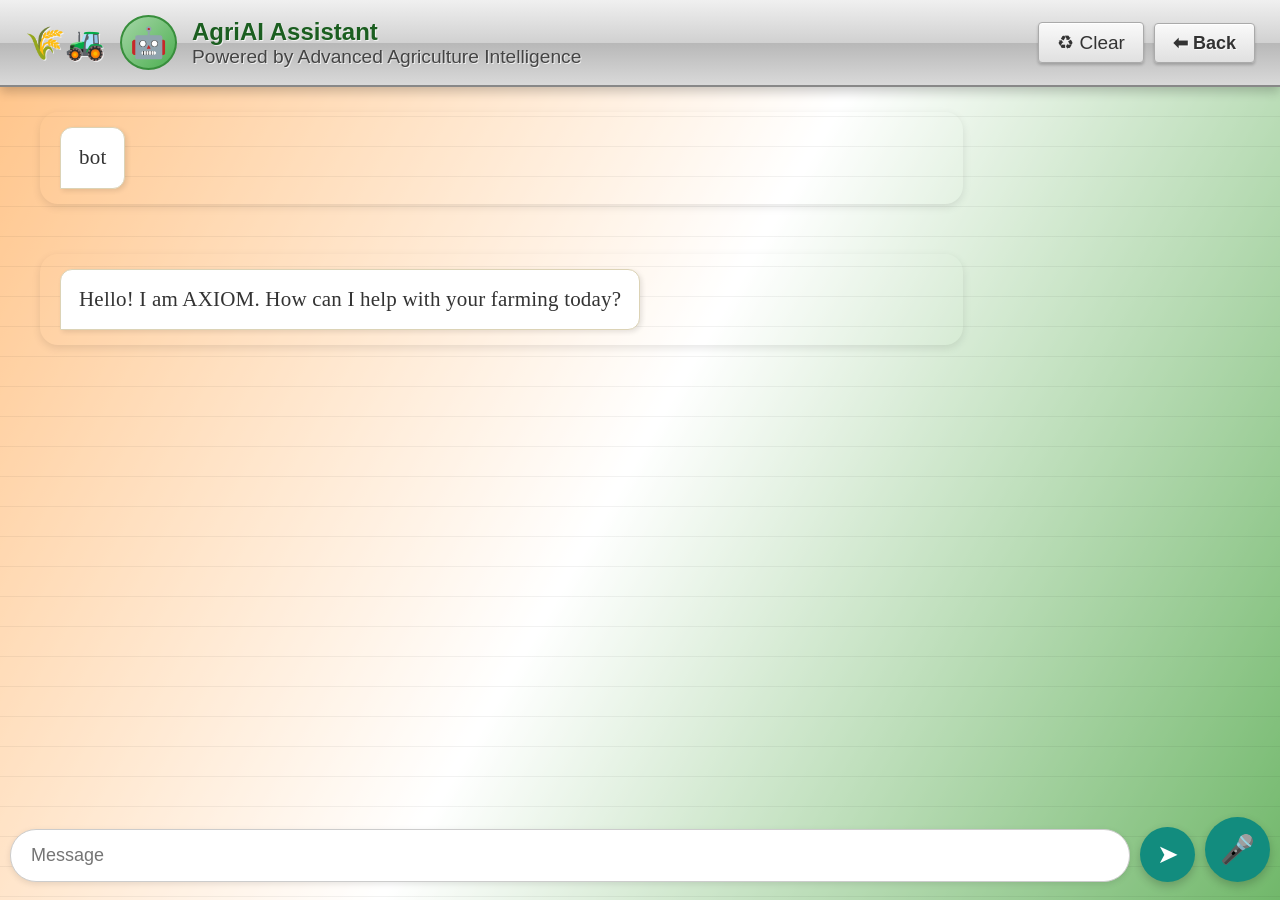
<file: chat.html>
<!DOCTYPE html>
<html lang="en">

<head>
    <meta name="google-site-verification" content="gUTVSRkju3gbhwPvzL51U-HrgQm60cpB-8RsfNhB5y8" />
    <meta http-equiv="Cache-Control" content="no-cache, no-store, must-revalidate">
    <meta http-equiv="Pragma" content="no-cache">
    <meta http-equiv="Expires" content="0">
    <meta charset="UTF-8">
    <meta name="viewport" content="width=1024">
    <title>AgriAI Assistant</title>
    <link href="css/style.css" rel="stylesheet">
    <style>

        html, body {
            height: 100dvh; /* For mobile sizing */
            width: 100vw;
            margin: 0;
            padding: 0;
            overflow: hidden;
            display: flex;
            justify-content: center;
            align-items: center;
            background: linear-gradient(135deg, #FF9933 0%, #FFFFFF 50%, #138808 100%);
        }
        .chat-app {
            width: 100%;
            height: 100dvh;
            max-width: 100%; width: 100%; /* Center like desktop whatsapp */
            position: relative;
            display: flex;
            flex-direction: column;
            background-color: rgba(255, 255, 255, 0.3); /* Let flag background show through */
            box-shadow: 0 0 20px rgba(0,0,0,0.1);
        }
        .chat-header {
            flex-shrink: 0;
        }
        .chat-container {
            flex-grow: 1;
            overflow-y: auto;
            padding-bottom: 20px;
        }
        .chat-input-container {
            flex-shrink: 0;
            position: relative;
            background: rgba(255, 255, 255, 0.9); /* Opaque for readability */
        }

        
        

        /* SKEUOMORPHIC DESIGN */
        body {
            margin: 0;
            padding: 0;
            background: linear-gradient(-45deg, #FFD166, #06D6A0, #118AB2, #8B5A2B);
            background-size: 400% 400%;
            animation: farmerGradient 15s ease infinite;
            display: flex;
            flex-direction: column;
            height: 100vh;
            font-family: 'Georgia', serif;
            overflow: hidden;
        }

        @keyframes farmerGradient {
            0% {
                background-position: 0% 50%;
            }

            50% {
                background-position: 100% 50%;
            }

            100% {
                background-position: 0% 50%;
            }
        }

        .chat-app {
            display: flex;
            flex-direction: column;
            width: 100%;
            height: 100dvh;
            background: transparent;  /* Allows the gorgeous gradient to show through! */
            position: relative;
            z-index: 2;
        }

        .chat-header {
            /* Metallic bezel header */
            background: linear-gradient(to bottom, #f0f0f0 0%, #d1d1d1 50%, #b8b8b8 51%, #d9d9d9 100%);
            border-bottom: 2px solid #888;
            box-shadow: 0 5px 10px rgba(0, 0, 0, 0.2);
            color: #333;
            padding: 15px 25px;
            display: flex;
            align-items: center;
            justify-content: space-between;
            text-shadow: 1px 1px 0px rgba(255, 255, 255, 0.7);
            z-index: 10;
        }

        .header-title-container {
            display: flex;
            align-items: center;
            gap: 15px;
        }

        .ai-avatar {
            font-size: 30px;
            background: linear-gradient(135deg, #a5d6a7, #4caf50);
            padding: 8px;
            border-radius: 50%;
            /* 3D button effect for avatar */
            border: 2px solid #388e3c;
            box-shadow:
                inset 0 2px 4px rgba(255, 255, 255, 0.7),
                isset 0 -2px 4px rgba(0, 0, 0, 0.3),
                0 3px 5px rgba(0, 0, 0, 0.4);
            position: relative;
            text-shadow: none;
        }

        .header-title-container h3 {
            margin: 0;
            font-size: 1.5rem;
            font-family: 'Arial', sans-serif;
            font-weight: bold;
            color: #1b5e20;
        }

        .header-title-container p {
            margin: 0;
            font-size: 1.2rem;
            color: #444;
            font-family: 'Arial', sans-serif;
        }

        .back-btn {
            /* Realistic pushed button */
            background: linear-gradient(to bottom, #fafafa, #e0e0e0);
            border: 1px solid #aaa;
            padding: 8px 18px;
            border-radius: 4px;
            color: #333;
            text-decoration: none;
            font-size: 18px;
            display: flex;
            align-items: center;
            gap: 5px;
            font-family: 'Arial', sans-serif;
            font-weight: bold;
            box-shadow:
                inset 0 1px 0px white,
                0 2px 3px rgba(0, 0, 0, 0.2);
        }

        .back-btn:active {
            background: linear-gradient(to bottom, #d0d0d0, #e0e0e0);
            box-shadow: inset 0 2px 4px rgba(0, 0, 0, 0.2);
            transform: translateY(1px);
        }

        .chat-container {
            flex: 1;
            overflow-y: auto;
            padding: 25px;
            display: flex;
            flex-direction: column;
            gap: 20px;
            background: transparent;
            /* Ruled paper effect */
            background-image: repeating-linear-gradient(transparent, transparent 29px, rgba(0, 0, 0, 0.1) 30px);
            background-attachment: local;
            padding-top: 10px;
        }

        .chat-container::-webkit-scrollbar {
            width: 14px;
        }

        .chat-container::-webkit-scrollbar-track {
            background: #e0e0e0;
            
        }

        .chat-container::-webkit-scrollbar-thumb {
            background: linear-gradient(to right, #cfcfcf, #999);
            border: 1px solid #777;
            border-radius: 8px;
        }

        .ai-message,
        .user-message {
            padding: 12px 18px;
            border-radius: 6px;
            max-width: 80%;
            line-height: 1.5;
            font-size: 19px;
            word-wrap: break-word;
            font-family: 'Arial', sans-serif;
            position: relative;
        }

        .user-message {
            align-self: flex-end;
            /* Sticky note or physical card effect */
            background: #fff9c4;
            color: #333;
            border: 1px solid #ccc;
            box-shadow: 2px 3px 5px rgba(0, 0, 0, 0.2);
        }

        .user-message::after {
            content: "";
            position: absolute;
            bottom: -10px;
            right: 15px;
            border-width: 10px 10px 0 0;
            border-style: solid;
            border-color: #fff9c4 transparent transparent transparent;
        }

        .ai-message {
            align-self: flex-start;
            background: #fdfdfd;
            color: #222;
            border: 1px solid #bbb;
            box-shadow: 2px 3px 5px rgba(0, 0, 0, 0.2);
        }

        .ai-message::after {
            content: "";
            position: absolute;
            bottom: -10px;
            left: 15px;
            border-width: 10px 0 0 10px;
            border-style: solid;
            border-color: #fdfdfd transparent transparent transparent;
        }

        .chat-input-container {
            /* Metallic keyboard tray effect */
            background: linear-gradient(to bottom, #dcdcdc, #c0c0c0);
            padding: 15px;
            border-top: 2px solid #888;
            box-shadow: 0 -3px 10px rgba(0, 0, 0, 0.3);
        }

        .input-wrapper {
            display: flex;
            width: 100%;
            gap: 12px;
            align-items: center;
        }

        #chatInput {
            flex: 1;
            padding: 15px;
            /* Inset screen or indented text area look */
            background: #e8ecd8;
            border: 2px solid #888;
            border-bottom: 1px solid #eee;
            
            box-shadow: inset 2px 2px 5px rgba(0, 0, 0, 0.3);
            border-radius: 4px;
            outline: none;
            font-size: 19px;
            font-family: 'Arial', sans-serif;
            color: #222;
        }

        .btn {
            border: 1px solid #555;
            padding: 0;
            border-radius: 50%;
            color: white;
            cursor: pointer;
            display: flex;
            justify-content: center;
            align-items: center;
            width: 50px;
            height: 50px;
            font-size: 22px;
            /* Heavy 3D physical button */
            box-shadow:
                inset 0 4px 5px rgba(255, 255, 255, 0.4),
                inset 0 -3px 5px rgba(0, 0, 0, 0.2),
                0 4px 6px rgba(0, 0, 0, 0.5);
        }

        .btn:active {
            box-shadow:
                inset 0 3px 6px rgba(0, 0, 0, 0.4),
                0 1px 2px rgba(0, 0, 0, 0.2);
            transform: translateY(2px);
        }

        #sendMessage {
            background: linear-gradient(to bottom, #66bb6a, #2e7d32);
            border-color: #1b5e20;
        }

        #aiMicBtn {
            background: linear-gradient(to bottom, #ff7043, #d84315);
            border-color: #bf360c;
        }

        .rich-card {
            border-top: 1px dashed #aaa;
            margin-top: 10px;
            padding-top: 10px;
            font-size: 1.25em;
        }

        table {
            border-collapse: collapse;
            width: 100%;
            margin: 10px 0;
            background: #fff;
            box-shadow: 0 1px 3px rgba(0, 0, 0, 0.1);
        }

        th,
        td {
            border: 1px solid #ddd;
            padding: 8px;
            text-align: left;
        }

        th {
            background: #f4f4f4;
        }

        /* Mobile Keyboard & Screen Fixes */
        html,
        body {
            height: 100%;
            height: 100dvh;
            margin: 0;
            padding: 0;
        }

        @media (max-width: 768px) {
            .chat-app {
                width: 100vw;
                max-width: 100vw;
                height: 100dvh;
                margin: 0;
                border-radius: 0;
                border: none;
                box-shadow: none;
            }

            .chat-input-container {
                padding-bottom: max(15px, env(safe-area-inset-bottom));
            }
        }
    
        /* AGGRESSIVE MOBILE OVERRIDES */
        @media (max-width: 768px) {
            .chat-header {
                padding: 5px 10px !important;
                height: auto !important;
                flex-direction: row !important;
                align-items: center !important;
            }
            .header-title-container h1 {
                font-size: 19px !important;
                margin: 0 !important;
            }
            .header-title-container p {
                font-size: 18px !important;
                margin: 0 !important;
                white-space: nowrap !important;
            }
            .chat-header img {
                width: 35px !important;
                height: 35px !important;
            }
            .btn {
                padding: 4px 8px !important;
                font-size: 18px !important;
            }
            .chat-history {
                padding: 10px !important;
            }
            .message .msg-bubble {
                white-space: pre-wrap;
                overflow-x: auto;
                font-size: 19px !important;
                padding: 8px 12px !important;
                max-width: 85% !important;
            
                color: #000000 !important;
                font-weight: 500 !important;
                text-shadow: none !important;
}
            .chat-input-container {
                padding: 5px !important;
                height: 50px !important;
            }
            .chat-input {
                font-size: 18px !important;
            }
            .ai-start-btn, .chat-send-btn {
                width: 35px !important;
                height: 35px !important;
                font-size: 18px !important;
            }
            /* Make sure the flag background is actually visibly sized */
            .chat-flag-bg {
                background-size: cover !important;
                background-position: center !important;
            }
            .message-bot .msg-bubble, .disease-cure-box, .detail-card {
                font-size: 19px !important;
            }
            .disease-cure-box td, .disease-cure-box th {
                padding: 4px 6px !important;
                font-size: 19px !important;
            }
        }


        /* --- MASTER UI OVERRIDES --- */
        
        /* 1. Restore exactly the old physical Chat Bubble design but keep the transparent gradient background */
        .message-bot .msg-bubble {
            background: #ffffff !important;
            border: 1px solid #dcd3b6 !important;
            box-shadow: 2px 2px 5px rgba(0,0,0,0.1) !important;
            color: #333333 !important;
            font-family: 'Georgia', serif !important;
            text-shadow: none !important;
            font-weight: normal !important;
            white-space: pre-wrap !important;
        }

        .message-user .msg-bubble {
            background: #fff3b0 !important;
            border: 1px solid #dcd3b6 !important;
            box-shadow: 2px 2px 5px rgba(0,0,0,0.1) !important;
            color: #333333 !important;
            font-family: 'Georgia', serif !important;
            text-shadow: none !important;
            font-weight: normal !important;
            white-space: pre-wrap !important;
        }

        /* 2. Fix the invisible/white text inside the HTML Tables (Empty Table Bug) */
        .disease-cure-box {
            background: #ffffff !important;
            color: #333333 !important;
        }
        
        .disease-cure-box table, 
        .disease-cure-box th, 
        .disease-cure-box td {
            color: #333333 !important;
            border-color: #8B5A2B !important;
        }
        
        /* 3. Re-enforce mobile rules carefully */
        @media (max-width: 768px) {
            .message-bot .msg-bubble, .message-user .msg-bubble {
                font-size: 19px !important;
            }
        }
        /* -------------------------- */


        /* --- ALIGNMENT FIX (User Right, Bot Left) --- */
        .message {
            display: flex;
            width: 100%;
            margin-bottom: 15px;
        }
        .message-user {
            justify-content: flex-end;
        }
        .message-bot {
            justify-content: flex-start;
        }
        .message-user .msg-bubble {
            margin-left: auto;
            border-bottom-right-radius: 0 !important;
            border-radius: 12px;
        }
        .message-bot .msg-bubble {
            margin-right: auto;
            border-bottom-left-radius: 0 !important;
            border-radius: 12px;
        }


        /* --- injected smart crop ui fixes --- */
        .chat-message, .chat-bubble {
            font-size: 1.25rem !important;
            line-height: 1.6;
            width: 100%;
            display: flex;
            flex-direction: column;
        }
        
        .chat-message table, .chat-bubble table {
            width: 100%;
            max-width: 100%;
            border-collapse: collapse;
            margin: 15px 0;
            background: rgba(255, 255, 255, 0.9);
            border-radius: 8px;
            overflow: hidden;
            box-shadow: 0 4px 6px rgba(0,0,0,0.1);
            font-size: 1.2rem !important;
        }

        .chat-message th, .chat-message td, .chat-bubble th, .chat-bubble td {
            text-align: left;
            padding: 12px 15px;
            border-bottom: 1px solid #ddd;
        }
        
        .chat-message th, .chat-bubble th {
            background-color: #06D6A0;
            color: #111;
            font-weight: bold;
        }
        /* --- end injected --- */

        .chat-flag-bg {
            background: linear-gradient(120deg, #FF9933 0%, #FFFFFF 50%, #138808 100%) !important;
            background-size: cover !important;
            min-height: 100vh;
            width: 100vw;
            margin: 0;
            padding: 0;
            border-radius: 0 !important;
        }

    
        .message-user .msg-bubble, .message-bot .msg-bubble {
            font-size: 19px !important;
            padding: 12px 18px !important;
            line-height: 1.5 !important;
        }

        /* ENLARGE MIC AND SEND BUTTONS */
        .chat-input-container {
            padding: 20px !important;
        }
        #chatInput {
            font-size: 18px !important;
            padding: 15px !important;
        }
        #aiMicBtn, .chat-input-container .btn {
            width: 65px !important;
            height: 65px !important;
            font-size: 28px !important;
            border-radius: 50% !important;
        }

        /* === SURGICAL UI UPGRADES (Do not break layout) === */
        
        /* 1. Animate Indian Flag Background */
        body {
            background: linear-gradient(-45deg, #FF9933, #FFFFFF, #000080, #FFFFFF, #138808, #FF9933) !important;
            background-size: 400% 400% !important;
            animation: farmerGradient 15s ease infinite !important;
        }

        .chat-app {
            background-color: rgba(255, 255, 255, 0.25) !important; /* Let animated flag show through */
        }

        /* 2. Fix the overlap by providing deep padding at the bottom */
        .chat-container {
            padding-bottom: 120px !important; 
        }

        /* 3. True WhatsApp Input Bar */
        .chat-input-container {
            position: fixed !important;
            bottom: 18px !important;
            width: 100% !important;
            max-width: inherit !important;
            background: transparent !important;
            border: none !important;
            box-shadow: none !important;
            padding: 8px 10px !important;
            padding-bottom: env(safe-area-inset-bottom, 12px) !important;
            z-index: 9999 !important;
            height: auto !important;
        }

        .input-wrapper {
            display: flex !important;
            align-items: flex-end !important;
            width: 100% !important;
            gap: 10px !important;
            background: transparent !important;
            box-shadow: none !important;
            border: none !important;
            padding: 0 !important;
        }

        .input-wrapper #chatInput {
            flex: 1 !important;
            min-height: 52px !important;
            height: auto !important;
            background: #ffffff !important;
            border: 1px solid #ccc !important;
            border-radius: 26px !important;
            padding: 15px 20px !important;
            font-size: 17px !important;
            box-shadow: 0 2px 6px rgba(0,0,0,0.1) !important;
            color: #000 !important;
        }

        .input-wrapper .btn {
            width: 55px !important;
            height: 55px !important;
            background: #128c7e !important; /* WhatsApp Green */
            color: #ffffff !important;
            border-radius: 50% !important;
            display: flex !important;
            align-items: center !important;
            justify-content: center !important;
            font-size: 26px !important;
            flex-shrink: 0 !important;
            box-shadow: 0 4px 10px rgba(0,0,0,0.2) !important;
            border: none !important;
            transition: transform 0.1s !important;
        }

        .input-wrapper .btn:active {
            transform: scale(0.9) !important;
        }

    
        /* === WHATSAPP WEB LAYOUT === */
        
        .chat-app {
            background-color: rgba(255, 255, 255, 0.4) !important;
            width: 100% !important; max-width: 100% !important;  /* Centers the chat like Whatsapp Web */
            
            
            
            box-shadow: 0 0 30px rgba(0,0,0,0.1) !important;
        }

        /* Perfectly rounded chatting bubbles */
        .message {
            max-width: 75% !important;
            margin: 15px !important;
            border-radius: 18px !important;
            box-shadow: 0 3px 8px rgba(0,0,0,0.1) !important;
            padding: 15px 20px !important;
        }

        .message.bot {
            float: left !important;
            background: #ffffff !important;
            border-top-left-radius: 4px !important; /* Authentic Whatsapp left-tail */
            color: #222 !important;
            width: auto !important;
            clear: both !important;
        }

        .message.user {
            float: right !important;
            background: #dcf8c6 !important; /* Authentic Whatsapp light green */
            border-top-right-radius: 4px !important; /* Authentic Whatsapp right-tail */
            color: #222 !important;
            clear: both !important;
        }

    </style>
    <link rel="icon" href="data:,">

    <style>
        /* GIANT FONT OVERRIDES FOR ALL MSG BUBBLES */
        .message-user .msg-bubble,
        .message-bot .msg-bubble,
        .msg-bubble p,
        .msg-bubble li,
        .msg-bubble table,
        .msg-bubble th,
        .msg-bubble td,
        .disease-cure-box,
        .detail-card {
            font-size: 18px !important;
            letter-spacing: 0.2px !important;
            line-height: 1.6 !important;
        }

        .chat-main {
            padding-left: 20px !important;
            padding-right: 20px !important;
            width: 100% !important; max-width: 100% !important; /* expand center column */
            margin: 0 auto;
        }

        /* Larger on Desktop */
        @media (min-width: 768px) {
            .message-user .msg-bubble,
            .message-bot .msg-bubble,
            .msg-bubble p,
            .msg-bubble li,
            .msg-bubble table {
                font-size: 21px !important;
                line-height: 1.7 !important;
            }
        }
    </style>

</head>

<body class="chat-flag-bg">
    <div class="chat-app">
        <div class="chat-header">
            <div class="header-title-container">
                <span style="font-size: 2rem;">🌾🚜</span>
                <div class="ai-avatar">🤖</div>
                <div>
                    <h3>AgriAI Assistant</h3>
                    <p>Powered by Advanced Agriculture Intelligence</p>
                </div>
            </div>
            <div style="display:flex; gap:10px; align-items:center;">
                <button onclick="clearChat()" class="back-btn" style="font-weight: normal; font-size: 19px;">♻
                    Clear</button>
                <a href="index.html" class="back-btn">⬅ Back</a>
            </div>
        </div>

        <div id="chatMessages" class="chat-container">
            <!-- Chat History -->
        </div>

        <div class="chat-input-container">
            <div class="input-wrapper">
                <input type="text" id="chatInput" style="font-size: 18px !important;" placeholder="Message" onkeypress="if(event.key === 'Enter' && typeof sendChatMessage === 'function') sendChatMessage()">
                <button id="sendMessage" class="btn" style="background: linear-gradient(135deg, #16a085, #1abc9c);" onclick="if(typeof sendChatMessage === 'function') sendChatMessage()">➤</button>
                <button id="aiMicBtn" class="btn">🎤</button>
            </div>
        </div>
    </div>

    <!-- Assets required for local fallback and UI variables -->
    <script src="js/crops.js"></script>
    <script src="js/translations.js"></script>
    <script src="js/ai_core.js"></script>

    
    <script>
        document.addEventListener("DOMContentLoaded", () => {
            const lang = localStorage.getItem("language") || "en";
            
            const clearBtn = document.querySelector('button[onclick="clearChat()"]');
            const backBtn = document.querySelector('a.back-btn[href="index.html"]');
            const placeholder = document.getElementById("chatInput");
            
            const aiTitle = document.querySelector('.chat-header h3');
            const aiDesc = document.querySelector('.chat-header p');
            
            if (lang === "hi") {
                if(clearBtn) clearBtn.innerHTML = "♻ साफ़ करें";
                if(backBtn) backBtn.innerHTML = "⬅ वापस";
                if(placeholder) placeholder.placeholder = "टाइप करें या बोलें...";
                if(aiTitle) aiTitle.innerHTML = "AgriAI सहायक";
                if(aiDesc) aiDesc.innerHTML = "उन्नत कृषि बुद्धिमत्ता द्वारा संचालित";
            } else if (lang === "te") {
                if(clearBtn) clearBtn.innerHTML = "♻ క్లియర్";
                if(backBtn) backBtn.innerHTML = "⬅ వెనుకకు";
                if(placeholder) placeholder.placeholder = "టైప్ చేయండి లేదా మాట్లాడండి...";
                if(aiTitle) aiTitle.innerHTML = "AgriAI సహాయకుడు";
                if(aiDesc) aiDesc.innerHTML = "అధునాతన వ్యవసాయ మేధస్సుతో పనిచేస్తుంది";
            }
        });
    </script>

    <!-- SECURE AUTO ROUTING ALGORITHM -->
    <script>
        document.addEventListener("DOMContentLoaded", () => {
            const urlParams = new URLSearchParams(window.location.search);
            const queryCategory = urlParams.get('q');
            if (queryCategory) {
                setTimeout(() => {
                    let chatInput = document.getElementById('chatInput');
                    if (chatInput) {
                        chatInput.value = `Strictly list and rank the top 10 most profitable ${queryCategory} to cultivate. DO NOT greet. Create a strict HTML table as requested in the system prompt.`;
                        
                        let sendBtn = document.getElementById('sendMessage');
                        if (sendBtn) {
                            sendBtn.click();
                        } else if (typeof sendChatMessage === 'function') {
                            sendChatMessage();
                        }
                    }
                    // Strip the URL so refreshing doesn't re-trigger it endlessly
                    window.history.replaceState({}, document.title, window.location.pathname);
                }, 600);
            }
        });
    </script>

</body>



</html>
</file>
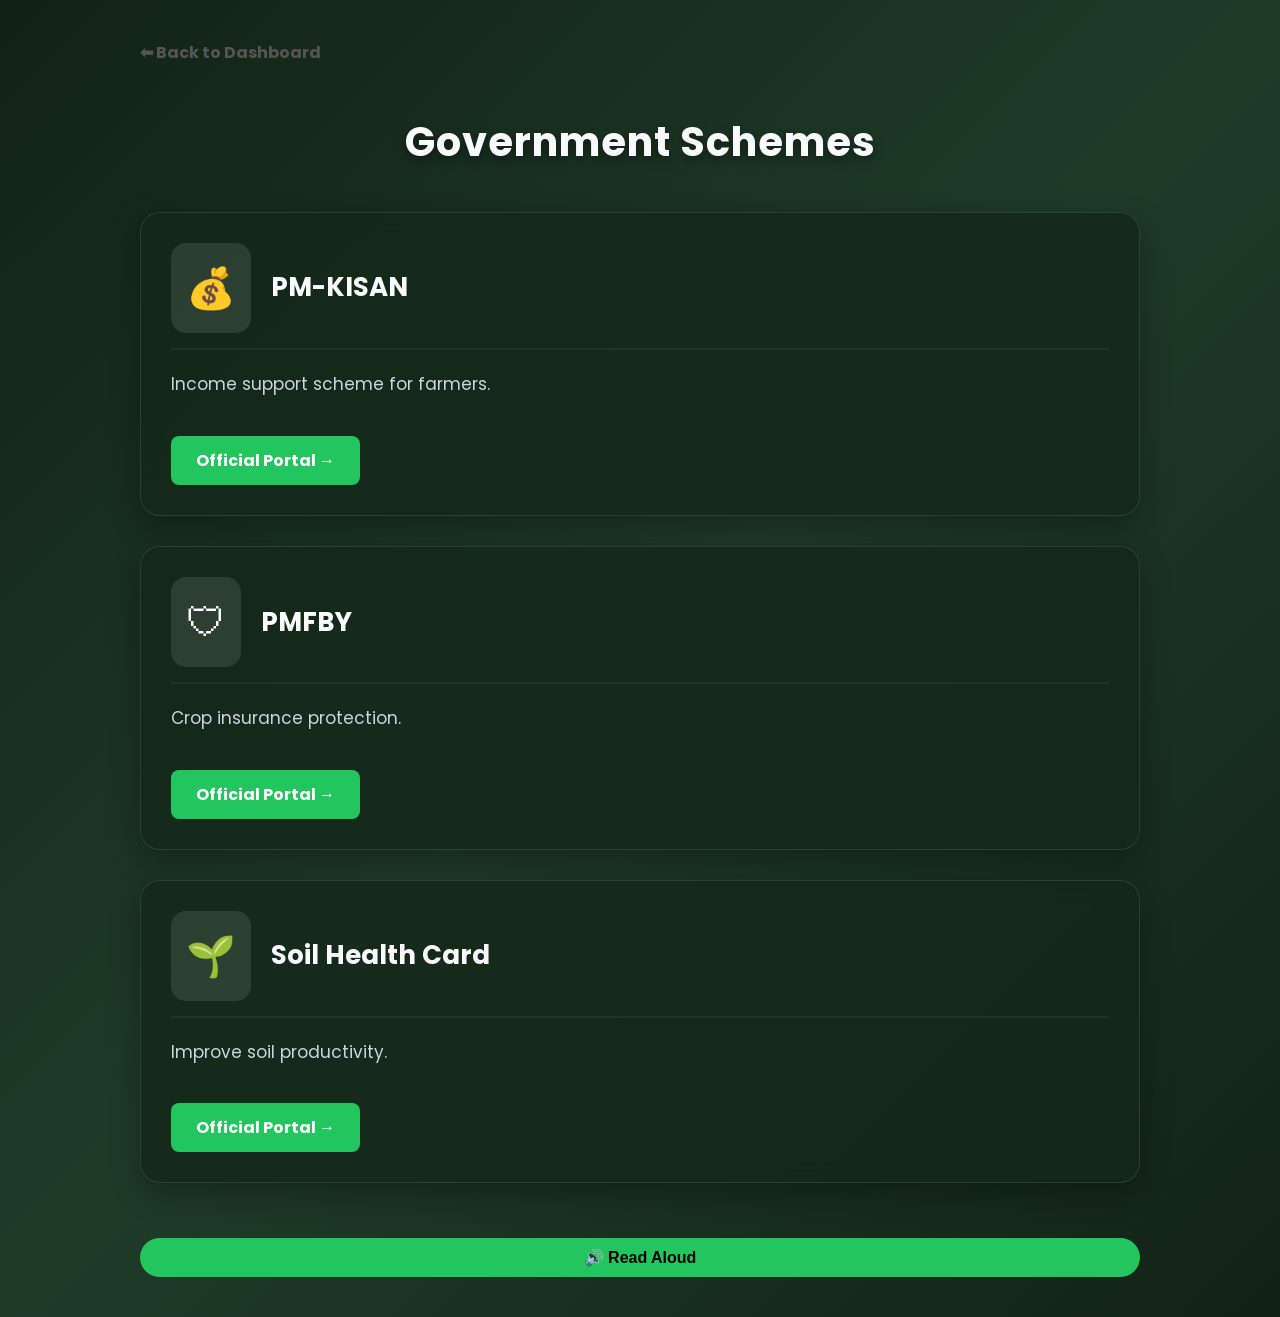
<file: details.html>
<!DOCTYPE html>
<html lang="en">

<head>
    <meta name="google-site-verification" content="gUTVSRkju3gbhwPvzL51U-HrgQm60cpB-8RsfNhB5y8" />
    <meta http-equiv="Cache-Control" content="no-cache, no-store, must-revalidate">
    <meta http-equiv="Pragma" content="no-cache">
    <meta http-equiv="Expires" content="0">
    <meta charset="UTF-8">
    <meta name="viewport" content="width=1024">
    <title>AgriSeason - Details</title>
    <link href="https://fonts.googleapis.com/css2?family=Poppins:wght@300;400;600&display=swap" rel="stylesheet">
    <style>

        body { margin: 0; padding: 0; background: linear-gradient(135deg, #122216, #1f3b28, #122216); font-family: 'Poppins', sans-serif; overflow-x: hidden; min-height: 100vh; color: #f8fafc; }
        
        #axiomOverlay {
            position: fixed; top: 0; left: 0; width: 100vw; height: 100vh;
            background: rgba(15, 30, 20, 0.98);
            display: flex; flex-direction: column; align-items: center; justify-content: center;
            z-index: 10000; color: white; text-align: center; backdrop-filter: blur(10px);
        }
        .axiom-face { font-size: 80px; margin-bottom: 20px; animation: float 3s ease-in-out infinite; }
        @keyframes float { 0% { transform: translateY(0); } 50% { transform: translateY(-15px); } 100% { transform: translateY(0); } }
        
        .lang-btn {
            background: #22c55e; color: white; border: none; padding: 15px 40px; margin: 10px;
            border-radius: 30px; font-size: 18px; font-weight: bold; cursor: pointer;
            box-shadow: 0 4px 15px rgba(34, 197, 94, 0.4); transition: transform 0.2s, background 0.3s;
        }
        .lang-btn:hover { background: #16a34a; transform: scale(1.05); }

        #mainContent { display: none; padding: 40px 20px; max-width: 1000px; margin: 0 auto; }
        
        .back-btn { color: #4ade80; text-decoration: none; font-size: 1.3rem; font-weight: bold; margin-bottom: 20px; display: inline-block; padding: 10px 15px; border: 2px solid #4ade80; border-radius: 8px; background: rgba(0,0,0,0.5); }
        .back-btn:hover { background: rgba(255,255,255,0.2); transform: translateX(-5px); color: #22c55e; border-color: #22c55e; }

        .page-title { text-align: center; color: #f8fafc; font-size: 40px; margin-bottom: 40px; text-shadow: 0 4px 10px rgba(0,0,0,0.4); letter-spacing: 1px; }

        .detail-card {
            background: rgba(20, 40, 25, 0.85); border-radius: 20px; padding: 30px; margin-bottom: 30px;
            box-shadow: 0 10px 30px rgba(0,0,0,0.3); border-left: 6px solid #22c55e;
            backdrop-filter: blur(10px); border: 1px solid rgba(255,255,255,0.1);
            transition: transform 0.3s; color: #f8fafc;
        }
        .detail-card:hover { transform: translateY(-5px); }
        
        .card-header { display: flex; align-items: center; border-bottom: 2px solid rgba(255,255,255,0.05); padding-bottom: 15px; margin-bottom: 20px; }
        .card-icon { font-size: 40px; margin-right: 20px; background: rgba(255,255,255,0.1); padding: 15px; border-radius: 15px; }
        .card-title { font-size: 26px; color: #f8fafc; margin: 0; }
        .card-desc { font-size: 17px; color: #cbd5e1; line-height: 1.7; }
        
        .card-link { display: inline-block; margin-top: 20px; background: #22c55e; color: white; padding: 12px 25px; text-decoration: none; border-radius: 8px; font-weight: bold; transition: all 0.3s; }
        .card-link:hover { background: #16a34a; box-shadow: 0 4px 15px rgba(34, 197, 94, 0.4); transform: translateY(-2px); }
        
        .interactive-box { display: none; text-align: center; margin-bottom: 30px; background: rgba(0,0,0,0.2); padding: 30px; border-radius: 20px; border: 1px solid rgba(255,255,255,0.1); }
        .interactive-box input[type="text"] { width: 60%; padding: 15px; border-radius: 30px; border: 2px solid rgba(255,255,255,0.2); background: rgba(255,255,255,0.05); font-size: 1.2rem; outline: none; color: white; transition: all 0.3s; margin-top: 15px; }
        .interactive-box input[type="text"]:focus { border-color: #22c55e; background: rgba(255,255,255,0.1); }
        .interactive-box input[type="file"] { display: none; }
        
        .upload-label { cursor: pointer; background: #3b82f6; color: white; padding: 15px 30px; border-radius: 30px; font-weight: bold; margin-right:10px; display:inline-block; transition: all 0.3s; box-shadow: 0 4px 15px rgba(59, 130, 246, 0.4); }
        .upload-label:hover { background: #2563eb; transform: translateY(-2px); }
        
        .mic-btn { width: 75px; height: 60px; border-radius: 50%; border: none; background: #fbbf24; cursor: pointer; font-size: 32px; box-shadow: 0 4px 6px rgba(0,0,0,0.3); transition: transform 0.2s; margin-left: 10px; }
        .mic-btn:hover { transform: scale(1.1); }
        
        .send-btn { cursor: pointer; background: #22c55e; color: white; padding: 15px 30px; border-radius: 30px; border:none; font-weight: bold; font-size:16px; transition: all 0.3s; box-shadow: 0 4px 15px rgba(34, 197, 94, 0.4); }
        .send-btn:hover { background: #16a34a; transform: translateY(-2px); }
        
        .loading { font-size: 20px; color: #4ade80; font-weight: bold; display: none; margin-top: 20px; text-shadow: 0 2px 5px rgba(0,0,0,0.5); }
        
        .disease-cure-box { justify-content: space-between; overflow-y: auto; background: rgba(30, 60, 40, 0.9); border: 1px solid #4ade80; border-radius: 15px; padding: 25px; margin-top: 20px; color: #fff; box-shadow: 0 4px 15px rgba(0,0,0,0.3); font-size: 1.25rem; line-height: 1.8;  display: flex; flex-direction: column; }
        .preview-img { max-width: 200px; border-radius: 15px; border: 3px solid #22c55e; box-shadow: 0 4px 15px rgba(0,0,0,0.3); display: none; margin: 15px auto; }

    </style>
    <script src="js/ai_core.js"></script>
    <link rel="icon" href="data:,">
</head>

<body>
    <div id="axiomOverlay">
        <div class="axiom-face">🤖</div>
        <h1>Good Day, Sir. I am AXIOM.<br>Please select your preferred language.</h1>
        <div>
            <button class="lang-btn" onclick="selectLang('en')">English</button>
            <button class="lang-btn" onclick="selectLang('te')">తెలుగు</button>
            <button class="lang-btn" onclick="selectLang('hi')">हिंदी</button>
        </div>
    </div>

    <div id="mainContent">
        <a href="index.html"
            style="text-decoration: none; color: #555; font-weight: bold; margin-bottom:20px; display:inline-block;">⬅
            Back to Dashboard</a>
        <h1 class="page-title" id="pageTitle">...</h1>

        <div id="interactiveBox" class="interactive-box">
            <div style="display:flex; justify-content:center; gap:10px;">
                <label class="upload-label" id="lblGallery" style="flex:1; height:40vh; border-radius:20px; font-size:2.2rem; background:white; color:#2e7d32; font-weight:bold; box-shadow: 0 4px 15px rgba(0,0,0,0.2); display:flex; flex-direction:column; align-items:center; justify-content:center; cursor:pointer;"><span style="font-size:4rem; margin-bottom:15px;">📁</span>
                    📁 Gallery
                    <input type="file" accept="image/*" onchange="handleImage(event)">
                </label>
                <label class="upload-label" id="lblCamera" style="flex:1; height:40vh; border-radius:20px; font-size:2.2rem; background:white; color:#2e7d32; font-weight:bold; box-shadow: 0 4px 15px rgba(0,0,0,0.2); display:flex; flex-direction:column; align-items:center; justify-content:center; cursor:pointer;"><span style="font-size:4rem; margin-bottom:15px;">📸</span>
                    📷 Camera
                    <input type="file" accept="image/*" capture="environment" onchange="handleImage(event)">
                </label>
            </div>
            
            <img id="imgPreview" class="preview-img">
            <br>
            <input type="text" id="diseaseInput"
 placeholder="Or type crop name & symptoms here...">
            <button class="mic-btn" onclick="startMic()">🎤</button>
            <button class="send-btn" onclick="askDisease()" style="font-size: 1.3rem; height: 60px; padding: 0 20px;">Ask AXIOM</button>
            <div id="loadingIndicator" class="loading">AXIOM is analyzing... 🤖</div>
        </div>

        <div id="cardsContainer"></div>
    </div>

    


<script>
        // CRITICAL FOR MOBILE: Asynchronous TTS unlocks must be primed by a synchronous user gesture!
        let audioUnlocked = false;
        document.addEventListener('click', () => {
            if (!audioUnlocked && 'speechSynthesis' in window) {
                let u = new SpeechSynthesisUtterance("");
                window.speechSynthesis.speak(u);
                audioUnlocked = true;
            }
        });

        const urlParams = new URLSearchParams(window.location.search);
        let currentType = urlParams.get('type') || 'schemes';
        var appCurrentLang = localStorage.getItem('language') || 'te';
        let uploadedImageB64 = null;

        const DATA = {
            schemes: [
                { icon: "💰", en: { title: "PM-KISAN", desc: "Income support scheme for farmers.", linkText: "Official Portal", url: "https://pmkisan.gov.in" }, te: { title: "పిఎం-కిసాన్", desc: "రైతులకు ఆదాయ మద్దతు పథకం.", linkText: "అధికారిక వెబ్‌సైట్", url: "https://pmkisan.gov.in" }, hi: { title: "पीएम-किसान", desc: "किसानों के लिए आय सहायता योजना।", linkText: "आधिकारिक वेबसाइट", url: "https://pmkisan.gov.in" } },
                { icon: "🛡", en: { title: "PMFBY", desc: "Crop insurance protection.", linkText: "Official Portal", url: "https://pmfby.gov.in" }, te: { title: "ఫసల్ బీమా యోజన", desc: "పంటల భీమా రక్షణ పథకం.", linkText: "అధికారిక వెబ్‌సైట్", url: "https://pmfby.gov.in" }, hi: { title: "फसल बीमा योजना", desc: "फसल बीमा सुरक्षा।", linkText: "आधिकारिक वेबसाइट", url: "https://pmfby.gov.in" } },
                { icon: "🌱", en: { title: "Soil Health Card", desc: "Improve soil productivity.", linkText: "Official Portal", url: "https://soilhealth.dac.gov.in" }, te: { title: "సాయిల్ హెల్త్ కార్డ్", desc: "మట్టి సారం పెంపుదల.", linkText: "అధికారిక వెబ్‌సైట్", url: "https://soilhealth.dac.gov.in" }, hi: { title: "मृदा स्वास्थ्य कार्ड", desc: "मिट्टी की उर्वरता बढ़ाएं।", linkText: "आधिकारिक वेबसाइट", url: "https://soilhealth.dac.gov.in" } }
            ],
            services: [
                { icon: "🧪", en: { title: "Soil Testing Centers", desc: "Assess soil nutrients.", linkText: "Find Nearby", url: "https://soilhealth.dac.gov.in" }, te: { title: "మట్టి పరీక్షా కేంద్రాలు", desc: "మట్టి పోషకాల అంచనా.", linkText: "దగ్గర్లో వెతకండి", url: "https://soilhealth.dac.gov.in" }, hi: { title: "मृदा परीक्षण केंद्र", desc: "मिट्टी के पोषक तत्वों का आकलन करें।", linkText: "आस-पास खोजें", url: "https://soilhealth.dac.gov.in" } },
                { icon: "🏪", en: { title: "Fertilizer Stores", desc: "Buy recommended fertilizers.", linkText: "Find Nearby", url: "https://dbtfert.nic.in/" }, te: { title: "ఎరువుల దుకాణాలు", desc: "విశ్వసనీయ ఎరువులు కొనండి.", linkText: "దగ్గర్లో వెతకండి", url: "https://dbtfert.nic.in/" }, hi: { title: "उर्वरक की दुकानें", desc: "अनुशंसित उर्वरक खरीदें।", linkText: "आस-पास खोजें", url: "https://dbtfert.nic.in/" } },
                { icon: "🏫", en: { title: "Krishi Vigyan Kendras", desc: "Expert farming advice.", linkText: "Find Nearby", url: "https://icar.org.in/" }, te: { title: "కృషి విజ్ఞాన కేంద్రాలు", desc: "నిపుణులచే సలహాలు పొందండి.", linkText: "దగ్గర్లో వెతకండి", url: "https://icar.org.in/" }, hi: { title: "कृषि विज्ञान केंद्र", desc: "विशेषज्ञ कृषि सलाह।", linkText: "आस-पास खोजें", url: "https://icar.org.in/" } }
            ],
            market: [
                { icon: "📱", en: { title: "e-NAM", desc: "Pan-India electronic trading portal.", linkText: "Live Prices", url: "https://enam.gov.in" }, te: { title: "e-NAM", desc: "అఖిల-భారత వ్యవసాయ మార్కెట్.", linkText: "లైవ్ ధరలు చూడండి", url: "https://enam.gov.in" }, hi: { title: "ई-नाम", desc: "अखिल भारतीय इलेक्ट्रॉनिक ट्रेडिंग पोर्टल।", linkText: "लाइव कीमतें देखें", url: "https://enam.gov.in" } },
                { icon: "📈", en: { title: "Agmarknet", desc: "Commodity arrivals and prices.", linkText: "Check Market", url: "https://agmarknet.gov.in/" }, te: { title: "అగ్‌మార్క్‌నెట్", desc: "రైతు ఉత్పత్తుల ధరలు.", linkText: "మార్కెట్ చూడండి", url: "https://agmarknet.gov.in/" }, hi: { title: "एगमार्कनेट", desc: "वस्तु आगमन और कीमतें।", linkText: "बाजार जांचें", url: "https://agmarknet.gov.in/" } }
            ]
        };

        
        document.addEventListener("DOMContentLoaded", () => {
            const savedLang = localStorage.getItem("language");
            if (savedLang) {
                appCurrentLang = savedLang;
                document.getElementById('axiomOverlay').style.display = 'none';
                document.getElementById('mainContent').style.display = 'block';
                initPage(currentType);
            }
        });
        
        function selectLang(l) {
            appCurrentLang = l;
            document.getElementById('axiomOverlay').style.display = 'none';
            document.getElementById('mainContent').style.display = 'block';
            initPage(currentType);
        }

        const titles = {
            disease: { en: "Disease Detection", te: "తెగుళ్ల నిర్ధారణ", hi: "रोग का पता लगाना" },
            market: { en: "Market Intelligence", te: "మార్కెట్ ఇంటెలిజెన్స్", hi: "बाजार आसूचना" },
            weather: { en: "Weather Intelligence", te: "వాతావరణ ఇంటెలిజెన్స్", hi: "मौसम आसूचना" },
            schemes: { en: "Government Schemes", te: "ప్రభుత్వ పథకాలు", hi: "सरकारी योजनाएं" },
            services: { en: "Nearby Services", te: "సమీప వ్యవసాయ సేవలు", hi: "पास की कृषि सेवाएं" }
        };

    function initPage(type) {
        document.getElementById('cardsContainer').innerHTML = '';
        
        let titleBlock = document.getElementById('pageTitle');
        if (titleBlock && titles[type]) {
            titleBlock.innerText = appCurrentLang === 'en' ? titles[type].en : (appCurrentLang === 'te' ? titles[type].te : titles[type].hi);
        }

        if (type === 'schemes' || type === 'services') {
            document.getElementById('interactiveBox').style.display = 'none';
            document.getElementById('loadingIndicator').style.display = 'block';
            document.getElementById('loadingIndicator').innerText = "Accessing Database...";
            
            buildStatic(DATA[type]);
        } else if (type === 'market') {
            document.getElementById('interactiveBox').style.display = 'none';
            document.getElementById('loadingIndicator').style.display = 'block';
            document.getElementById('loadingIndicator').innerText = "AXIOM is connecting to live databases...";
            
            setTimeout(() => generateMarketLive(), 500);
        } else if (type === 'disease') {
            document.getElementById('interactiveBox').style.display = 'block';
            
            // UI Translations for the Disease Module
            const tGallery = appCurrentLang === 'te' ? '📁 గ్యాలరీ' : (appCurrentLang === 'hi' ? '📁 गैलरी' : '📁 Gallery');
            const tCamera = appCurrentLang === 'te' ? '📷 కెమెరా' : (appCurrentLang === 'hi' ? '📷 कैमरा' : '📷 Camera');
            const tPlace = appCurrentLang === 'te' ? 'లేదా పంట పేరు & లక్షణాలను ఇక్కడ వ్రాయండి...' : (appCurrentLang === 'hi' ? 'या फसल का नाम और लक्षण यहाँ लिखें...' : 'Or type crop name & symptoms here...');
            const tAsk = appCurrentLang === 'te' ? 'విశ్లేషించు (Ask)' : (appCurrentLang === 'hi' ? 'विश्लेषण करें (Ask)' : 'Ask AXIOM');
            
            if(document.getElementById('lblGallery')) document.getElementById('lblGallery').innerHTML = tGallery + '<input type="file" accept="image/*" onchange="handleImage(event)">';
            if(document.getElementById('lblCamera')) document.getElementById('lblCamera').innerHTML = tCamera + '<input type="file" accept="image/*" capture="environment" onchange="handleImage(event)">';
            
            if(document.getElementById('diseaseInput')) document.getElementById('diseaseInput').placeholder = tPlace;
            if(document.querySelector('.send-btn')) document.querySelector('.send-btn').innerText = tAsk;
            
        } else if (type === 'weather') {
            document.getElementById('interactiveBox').style.display = 'none';
            document.getElementById('loadingIndicator').style.display = 'block';
            document.getElementById('loadingIndicator').innerText = "AXIOM is activating Regional Radar...";
            
            setTimeout(() => generateWeatherSuggestions(), 500);
        }
    }

    

    function buildStatic(dataArr) {
        let html = "";
        let tText = document.getElementById('pageTitle').innerText;
        let speechContent = appCurrentLang === 'en' ? 'Accessing ' + tText + "   " : (appCurrentLang === 'te' ? tText + ' చూస్తున్నాను   ' : tText + ' दिखा रहा हूँ   ');
        dataArr.forEach(item => {
            let data = item[appCurrentLang] || item['en'];
            speechContent += data.title + "  " + data.desc + "  ";
            html += `<div class="detail-card">`;
            html += `<div class="card-header"><div class="card-icon">${item.icon}</div><h2 class="card-title">${data.title}</h2></div>`;
            html += `<p class="card-desc">${data.desc}</p>`;
            html += `<a href="${data.url}" class="card-link" target="_blank">${data.linkText} →</a>`;
            html += `</div>`;
        });
        html += `<br><button onclick="if(typeof speakText === 'function') speakText(this.dataset.text);" data-text="${speechContent.replace(/"/g, '&quot;')}" style="background:#22c55e; color:#000; border:none; padding:10px 20px; border-radius:30px; font-weight:bold; font-size:16px; width:100%; cursor:pointer;">${appCurrentLang === "te" ? "🔊 బిగ్గరగా చదవండి (Read)" : (appCurrentLang === "hi" ? "🔊 जोर से पढ़ें (Read)" : "🔊 Read Aloud")}</button>`;
        document.getElementById('cardsContainer').innerHTML = html;
        if(typeof speakText === 'function') setTimeout(() => speakText(speechContent), 500);
    }

    
    // uploadedImageB64 already declared globally
    function handleImage(event) {
        const file = event.target.files[0];
        if (file) {
            const reader = new FileReader();
            reader.onload = function(e) {
                uploadedImageB64 = e.target.result.split(',')[1];
                document.getElementById('imgPreview').src = e.target.result;
                document.getElementById('imgPreview').style.display = 'block';
            };
            reader.readAsDataURL(file);
        }
    }

    async function askDisease() {
        let query = document.getElementById('diseaseInput').value.trim();
        if (!uploadedImageB64 && !query) {
            alert("Please upload/take a photo or type a symptom.");
            return;
        }
        
        document.getElementById('loadingIndicator').style.display = 'block';
        
        try {
            let langName = appCurrentLang === 'te' ? 'Telugu' : (appCurrentLang === 'hi' ? 'Hindi' : 'English');
            let promptConfig = "You are AXIOM, an expert agricultural AI. The user is asking about a disease.\nLanguage: " + langName + "\nUser text/query: " + query + "\n\nCRITICAL INSTRUCTION: Analyze the image. Give exact disease name and chemical cures entirely converted to the specified Language. (Stricly output English if requested!). Format neatly.";
            
            let contents = [];
            if (uploadedImageB64) {
                contents.push({
                    role: "user",
                    parts: [
                        { text: promptConfig },
                        { inlineData: { mimeType: "image/jpeg", data: uploadedImageB64 } }
                    ]
                });
            } else {
                contents.push({ role: "user", parts: [{ text: promptConfig }] });
            }
            
            let apiKey = typeof GEMINI_API_KEY !== 'undefined' ? GEMINI_API_KEY : (typeof config !== 'undefined' ? config.GEMINI_API_KEY : '');
            let res = await fetch(`https://generativelanguage.googleapis.com/v1beta/models/gemini-3.1-flash-lite:generateContent?key=${apiKey}`, {
                method: 'POST',
                headers: {'Content-Type': 'application/json'},
                body: JSON.stringify({ contents: contents })
            });
            
            let data = await res.json();
            let reply = data.candidates[0].content.parts[0].text;
            
            reply = reply.replace(/```html/g, '').replace(/```/g, ''); 
            
            document.getElementById('loadingIndicator').style.display = 'none';
            
            let imgHtml = uploadedImageB64 ? `<img src="data:image/jpeg;base64,${uploadedImageB64}" style="width:100%; max-height:200px; object-fit:cover; border-radius:10px; margin-bottom:15px;">` : '';
            
            document.getElementById('cardsContainer').innerHTML = `
                <div class="disease-cure-box" style="border-color:#22c55e;">
                    <h2 style="margin-top:0; color:#22c55e;">🦠 Diagnosis Report</h2>
                    ${imgHtml}
                    <div style="flex-grow: 1; font-size: 1.3rem; line-height: 2.2; margin-top: 15px; margin-bottom: 25px;"><div style="flex-grow: 1; font-size: 1.3rem; line-height: 2.2; margin-top: 15px; margin-bottom: 25px;">${reply.replace(/\n/g, '<br><br>').replace(/- /g, '<br>🟢 ').replace(/\n/g, '<br><br>').replace(/- /g, '<br>👉 ')}</div></div>
                    <br><br><button onclick="speakText(this.dataset.text)" data-text="${reply.replace(/"/g, '&quot;')}" style="background:#fbbf24; color:#000; border:none; padding:20px; border-radius:15px; font-weight:bold; font-size: 1.4rem; width:100%; cursor:pointer; margin-top: auto; margin-bottom: 15px; box-shadow: 0 -4px 15px rgba(0,0,0,0.2);">🔊 Read Aloud</button>
                </div>
            `;
            if(typeof speakText === 'function') setTimeout(() => speakText(reply), 500);
        } catch (e) {
            document.getElementById('loadingIndicator').innerText = "Detection Error!";
        }
    }

    async function generateMarketLive() {
             try {
                 let langName = appCurrentLang === 'te' ? 'Telugu' : (appCurrentLang === 'hi' ? 'Hindi' : 'English');
                 let prompt = "You are AXIOM. Act as a live Indian agricultural market board. Provide today's realistic, estimated wholesale market prices (in ₹/Quintal) for 3 major seasonal crops. Give 3 bullet points with prices and one trend sentence. Output ONLY strictly in " + langName + " without asterisks. STRICTLY MONOLINGUAL OUTPUT. Do not mix languages.";
                 let apiKey = GEMINI_API_KEY || (typeof config !== 'undefined' ? config.GEMINI_API_KEY : '');
                 let geminiRes = await fetch(`https://generativelanguage.googleapis.com/v1beta/models/gemini-3.1-flash-lite:generateContent?key=${apiKey}`, {
                     method: 'POST',
                     headers: {'Content-Type':'application/json'},
                     body: JSON.stringify({ contents: [{ role: "user", parts: [{ text: prompt }] }] })
                 });
                 let geminiData = await geminiRes.json();
                 let reply = geminiData.candidates[0].content.parts[0].text;
                 
                 document.getElementById('loadingIndicator').style.display = 'none';
                 
                 let marketLinks = "";
                 DATA.market.forEach(item => {
                     let data = item[appCurrentLang] || item['en'];
                     marketLinks += `<div class="detail-card">
                         <div class="card-header"><div class="card-icon">${item.icon}</div><h2 class="card-title">${data.title}</h2></div>
                         <p class="card-desc">${data.desc}</p>
                         <a href="${data.url}" class="card-link" target="_blank">${data.linkText} →</a>
                     </div>`;
                 });
                 
                 document.getElementById('cardsContainer').innerHTML = `
                   <div class="disease-cure-box" style="border-color:#fbbf24; margin-bottom:30px;">
                       <h2 style="margin-top:0; color:#fbbf24;">📈 Market Prices Today</h2>
                       <div style="flex-grow: 1; font-size: 1.3rem; line-height: 2.2; margin-top: 15px; margin-bottom: 25px;"><div style="flex-grow: 1; font-size: 1.3rem; line-height: 2.2; margin-top: 15px; margin-bottom: 25px;">${reply.replace(/\n/g, '<br><br>').replace(/- /g, '<br>🟢 ').replace(/\n/g, '<br><br>').replace(/- /g, '<br>👉 ')}</div></div>
                       <br><br><button onclick="speakText(this.dataset.text)" data-text="${reply.replace(/"/g, '&quot;')}" style="background:#fbbf24; color:#000; border:none; padding:20px; border-radius:15px; font-weight:bold; font-size: 1.4rem; width:100%; cursor:pointer; margin-top: auto; margin-bottom: 15px; box-shadow: 0 -4px 15px rgba(0,0,0,0.2);">🔊 Read Aloud</button>
                   </div>
                   ${marketLinks}
                 `;
                 if(typeof speakText === 'function') setTimeout(() => speakText(reply), 500);
                 } catch(e) {
                 document.getElementById('loadingIndicator').innerText = "Market Network Error!";
             }
        }

        
        async function runGeolocatedWeather(lat, lon, locName) {
            try {
                 let currentTime = new Date().toLocaleString('en-IN', { timeZone: 'Asia/Kolkata', hour: '2-digit', minute: '2-digit', hour12: true });
                 
                 let res1 = await fetch(`https://api.open-meteo.com/v1/forecast?latitude=${lat}&longitude=${lon}&current_weather=true`);
                 let data1 = await res1.json();
                 let temp = data1.current_weather.temperature;
                 let wc1 = data1.current_weather.weathercode;
                 let wName = wc1 <= 3 ? "Clear" : wc1 <= 48 ? "Cloudy" : wc1 <= 67 ? "Rainy" : "Stormy";

                 let langName = appCurrentLang === 'te' ? 'Telugu' : (appCurrentLang === 'hi' ? 'Hindi' : 'English');
                 
                 let prompt = "You are AXIOM, a highly precise agricultural weather intelligence array. The current Local Time is " + currentTime + ". Show the exact current time numerically in the first sentence (format exactly like: 3:09 pm or 11:24 am). The live localized weather data for " + locName + " is " + temp + "C. CRITICAL SPEED RULE: RESPOND EXTREMELY FAST. Provide ONLY 2 very short bullet points for a farming advisory localized exclusively for this exact microscopic farm area. Do not talk about other regions. TRANSLATION DIRECTIVE: You MUST output the ENTIRE response flawlessly in " + langName + " language. No asterisks.";
                 
                 let apiKey = GEMINI_API_KEY || (typeof config !== 'undefined' ? config.GEMINI_API_KEY : '');
                 let geminiRes = await fetch(`https://generativelanguage.googleapis.com/v1beta/models/gemini-3.1-flash-lite:generateContent?key=${apiKey}`, {
                     method: 'POST',
                     headers: {'Content-Type': 'application/json'},
                     body: JSON.stringify({ contents: [{ role: "user", parts: [{ text: prompt }] }] })
                 });
                 let geminiData = await geminiRes.json();
                 let reply = geminiData.candidates[0].content.parts[0].text;
                 
                 reply = reply.replace(/\n/g, "<br><br>🟢 ");
                 
                 document.getElementById('loadingIndicator').style.display = 'none';
                 document.getElementById('cardsContainer').innerHTML = `<div class="disease-cure-box" style="border-color:#3b82f6;"><h2 style="margin-top:0; color:#3b82f6;">🌤️ Regional Weather Matrix</h2><p style="font-weight:bold; color:#555;">📍 ${locName}: ${temp}°C | 🕒 ${currentTime}</p><hr style="border:0; border-top:1px solid #ddd; margin: 10px 0;"><div style="flex-grow: 1; font-size: 1.3rem; line-height: 2.2; margin-top: 15px; margin-bottom: 25px;"><div id="aiWeatherReport">${reply}</div></div><button class="call-expert" style="margin-top:0; background:#3b82f6;" onclick="window.speechSynthesis.cancel(); let u = new SpeechSynthesisUtterance(document.getElementById('aiWeatherReport').innerText); u.lang=appCurrentLang==='te'?'te-IN':(appCurrentLang==='hi'?'hi-IN':'en-IN'); window.speechSynthesis.speak(u);">🔊 Read Aloud</button></div>`;
            } catch(e) {
                 document.getElementById('loadingIndicator').innerText = "System Error: AXIOM Weather Matrix unreachable.";
            }
        }
        
        async function generateWeatherSuggestions() {
            let loading = document.getElementById('loadingIndicator');
            loading.innerText = "AXIOM is acquiring your precise satellite coordinates...";
            let lat = 17.3850; let lon = 78.4867; let locName = "Hyderabad"; 
            if (navigator.geolocation) {
                navigator.geolocation.getCurrentPosition(async (position) => {
                    lat = position.coords.latitude;
                    lon = position.coords.longitude;
                    loading.innerText = "AXIOM is initiating reverse-geocoding for precise local weather...";
                    try {
                        let geoRes = await fetch(`https://nominatim.openstreetmap.org/reverse?format=json&lat=${lat}&lon=${lon}`);
                        if(geoRes.ok) {
                            let geoData = await geoRes.json();
                            locName = geoData.address.village || geoData.address.suburb || geoData.address.neighbourhood || geoData.address.town || geoData.address.city || geoData.address.state_district || "Your Exact Location";
                        }
                    } catch(e) {}
                    loading.innerText = "AXIOM is processing hyper-local meteorological telemetry...";
                    runGeolocatedWeather(lat, lon, locName);
                }, (error) => {
                    loading.innerText = "AXIOM is processing regional meteorological telemetry...";
                    runGeolocatedWeather(lat, lon, locName);
                }, { timeout: 4000, maximumAge: 600000 });
            } else {
                runGeolocatedWeather(lat, lon, locName);
            }
        }
    </script>
</body>
</html>
</file>
<file: css/style.css>
/* =====================================================
   SMART CROP AI AGRICULTURE PLATFORM
   MODERN DASHBOARD DESIGN
===================================================== */


/* ================= ROOT ================= */


:root {

    --primary: #1b8f3a;
    --primary-dark: #11652a;
    --secondary: #4caf50;

    --bg: #f4f8f3;
    --surface: #ffffff;

    --text: #1f2937;
    --muted: #64748b;

    --border: #e2e8f0;

    --shadow:
        0 20px 50px rgba(0, 0, 0, 0.08);

    --radius: 20px;

    --glass:
        rgba(255, 255, 255, 0.75);

}





/* ================= RESET ================= */


* {

    margin: 0;
    padding: 0;
    box-sizing: border-box;

    font-family:
        'Poppins',
        sans-serif;

}



html {

    scroll-behavior: smooth;

}



body {
    background-color: #0b2e1a;
    background-image:
        radial-gradient(ellipse at top left, rgba(26, 143, 76, 0.5) 0%, transparent 60%),
        radial-gradient(ellipse at bottom right, rgba(139, 90, 43, 0.4) 0%, transparent 60%),
        url('https://www.transparenttextures.com/patterns/natural-paper.png');
    background-attachment: fixed;
    color: #ffffff;
    font-family: 'Poppins', sans-serif;
}

/* FIX: Ensure that text inside all white cards and popups is universally legible */
.crop-card,
.crop-card *,
.market-card,
.market-card *,
.scheme-card,
.scheme-card *,
.weather-card,
.weather-card *,
.dashboard-card,
.dashboard-card *,
.popup-content,
.popup-content *,
.detail-card,
.detail-card *,
.contact-card,
.contact-card * {
    color: #1f2937;
}







a {

    text-decoration: none;
    color: inherit;

}



button {

    border: none;
    cursor: pointer;

    font-family: inherit;

}







/* =====================================================
                     NAVBAR
===================================================== */


header {

    position: sticky;
    top: 0;

    z-index: 1000;

}



.navbar {


    width: 90%;
    margin: 20px auto;

    height: 75px;


    display: flex;

    align-items: center;

    justify-content: space-between;


    padding: 0 30px;


    background:
        rgba(255, 255, 255, 0.85);


    backdrop-filter:
        blur(15px);



    border:

        1px solid rgba(255, 255, 255, .6);



    border-radius: 25px;


    box-shadow:

        0 15px 40px rgba(0, 0, 0, .08);



}





.logo {


    display: flex;

    align-items: center;

    gap: 10px;


}



.logo span {

    font-size: 35px;

}



.logo h2 {


    font-size: 25px;

    font-weight: 700;

    color: var(--primary);


}







.nav-links {


    display: flex;

    gap: 35px;

    list-style: none;


}



.nav-links a {


    font-size: 15px;

    font-weight: 500;


    color: #374151;


    transition: .3s;


}



.nav-links a:hover {


    color: var(--primary);


}





.language-switch {


    display: flex;

    gap: 10px;


}



.language-switch button {


    padding: 10px 18px;


    border-radius: 30px;


    background:

        #e8f5e9;


    color:

        var(--primary);


    font-weight: 600;


    transition: .3s;


}



.language-switch button:hover {


    background:

        var(--primary);


    color: white;


}









/* =====================================================
                     HERO
===================================================== */


.hero {


    width: 90%;

    margin: 50px auto;


    min-height: 600px;


    display: grid;


    grid-template-columns:

        1.2fr .8fr;



    align-items: center;


    gap: 50px;


}





.hero-content {


    padding: 30px;

}



.hero-badge {


    display: inline-block;


    padding: 12px 22px;


    background: #dcfce7;


    color: #15803d;


    border-radius: 50px;


    font-size: 14px;


    font-weight: 600;


    margin-bottom: 25px;


}





.hero h1 {
    font-size: clamp(40px, 5vw, 65px);
    line-height: 1.1;
    font-weight: 800;
    color: #ffffff;
    /* FIXED: Bright white to stand out */
    text-shadow: 2px 2px 4px rgba(0, 0, 0, 0.4);
}



.hero h3 {
    margin-top: 20px;
    font-size: 25px;
    color: #FF9933;
    /* FIXED: Saffron golden highlight! */
}



.hero p {
    margin-top: 20px;
    max-width: 600px;
    color: #e2e8f0;
    /* FIXED: Light silvery white */
    font-size: 17px;
    line-height: 1.8;
}







.primary-btn {


    margin-top: 35px;


    padding: 16px 35px;


    border-radius: 40px;


    background:

        var(--primary);


    color: white;


    font-size: 16px;


    font-weight: 600;


    transition: .3s;


}



.primary-btn:hover {


    transform: translateY(-4px);


    background:

        var(--primary-dark);


}









/* =====================================================
                  AI ASSISTANT CARD
===================================================== */


.ai-card {


    background:

        linear-gradient(145deg,
            #ffffff,
            #ecfdf5);


    border-radius: 35px;


    padding: 45px;


    text-align: center;


    box-shadow:

        var(--shadow);


    border:

        1px solid #dcfce7;


}



.ai-icon {


    font-size: 80px;


    margin-bottom: 20px;


}



.ai-card h2 {


    color:

        var(--primary);


}



.ai-card p {


    margin: 15px 0;


    color: var(--muted);


}




.ai-status {


    display: inline-flex;


    gap: 8px;


    align-items: center;


    padding: 10px 20px;


    background: #dcfce7;


    border-radius: 30px;


    color: #15803d;


    font-weight: 600;


}



.ai-status span:first-child {
    width: 10px;
    height: 10px;
    background: #22c55e;
    border-radius: 50%;
    display: inline-block;
}

.ai-status span:last-child {
    width: auto;
    height: auto;
    background: transparent;
    border-radius: 0;
}








/* =====================================================
             FLOATING AI MICROPHONE
===================================================== */


#aiMic {


    position: fixed;


    right: 35px;


    top: 50%;


    transform: translateY(-50%);



    width: 75px;


    height: 75px;


    border-radius: 50%;


    background:

        var(--primary);


    color: white;


    font-size: 32px;



    display: flex;


    align-items: center;


    justify-content: center;



    box-shadow:

        0 20px 40px rgba(27, 143, 58, .35);



    z-index: 2000;


    animation: pulse 2s infinite;


}



#aiMic:hover {


    transform:

        translateY(-50%) scale(1.1);


}






@keyframes pulse {


    0% {

        box-shadow:
            0 0 0 0 rgba(27, 143, 58, .5);

    }



    70% {

        box-shadow:
            0 0 0 25px rgba(27, 143, 58, 0);

    }



    100% {

        box-shadow:
            0 0 0 0 rgba(27, 143, 58, 0);

    }


}

/* =====================================================
                     STATISTICS DASHBOARD
===================================================== */


.stats {


    width: 90%;

    margin: 30px auto 80px;


    display: grid;


    grid-template-columns:

        repeat(4, 1fr);


    gap: 25px;


}



.stat-box {


    background: white;


    padding: 35px 25px;


    border-radius: 25px;


    text-align: center;


    box-shadow:

        var(--shadow);


    border:

        1px solid var(--border);


    transition: .3s;


}



.stat-box:hover {


    transform:

        translateY(-8px);


}



.stat-box h2 {


    font-size: 42px;


    color: var(--primary);


}



.stat-box p {


    margin-top: 10px;


    color: var(--muted);


    font-weight: 500;


}








/* =====================================================
                    AI FEATURES
===================================================== */


.features {


    width: 90%;


    margin:

        0 auto 90px;


    display: grid;


    grid-template-columns:

        repeat(4, 1fr);


    gap: 25px;


}



.feature-card {


    background: white;


    padding: 35px;


    border-radius: 25px;


    border:

        1px solid var(--border);


    box-shadow:

        0 15px 40px rgba(0, 0, 0, .06);


    transition: .3s;


}



.feature-card:hover {


    transform:

        translateY(-10px);


}



.feature-icon {


    width: 65px;


    height: 65px;


    display: flex;


    justify-content: center;


    align-items: center;


    border-radius: 20px;


    background: #dcfce7;


    font-size: 32px;


    margin-bottom: 20px;


}



.feature-card h3 {


    color: #14532d;


    margin-bottom: 12px;


}



.feature-card p {


    color: var(--muted);


    line-height: 1.7;


}









/* =====================================================
              SECTION COMMON DESIGN
===================================================== */


.section-header {


    text-align: center;


    margin-bottom: 45px;


}



.section-header h2 {


    font-size: 38px;


    color: #14532d;


}



.section-header p {


    margin-top: 10px;


    color: var(--muted);


    font-size: 17px;


}









/* =====================================================
              CROP RECOMMENDATION
===================================================== */


.recommend-section {


    width: 90%;


    margin: auto;


    padding: 80px 0;


}





.dashboard-card {
    background: rgba(255, 255, 255, 0.95);
    padding: 35px;
    border-radius: 20px;
    box-shadow: 0 10px 25px rgba(0, 0, 0, 0.3);
    border-top: 5px solid #FF9933;
    margin-bottom: 35px;
    color: #064e3b;
}







.filter-grid {


    display: grid;


    grid-template-columns:

        repeat(3, 1fr);


    gap: 30px;


}





.filter-item {


    display: flex;


    flex-direction: column;


    gap: 12px;


}



.filter-item label {


    font-weight: 600;


    color: #166534;


}



.filter-item select {


    padding: 15px;


    border-radius: 15px;


    border:

        1px solid #d1d5db;


    background: #f9fafb;


    font-size: 15px;


    outline: none;


}



.filter-item select:focus {


    border-color:

        var(--primary);


}









/* =====================================================
                     SEARCH
===================================================== */


.search-area {


    margin:

        30px 0;


}



.search-area input {


    width: 100%;


    padding: 18px 25px;


    border-radius: 20px;


    border:

        1px solid var(--border);


    background: white;


    font-size: 16px;


    box-shadow:

        0 10px 30px rgba(0, 0, 0, .05);


    outline: none;


}



.search-area input:focus {


    border-color:

        var(--primary);


}









/* =====================================================
                CROP RESULT HEADER
===================================================== */


.crop-result-header {


    display: flex;


    justify-content: space-between;


    align-items: center;


    margin-bottom: 30px;


}



.crop-result-header h2 {


    color: #14532d;


    font-size: 30px;


}



#cropCountDisplay {


    padding: 10px 20px;


    background: #dcfce7;


    color: #15803d;


    border-radius: 30px;


}









/* =====================================================
                    CROP GRID
===================================================== */


.crop-container {


    display: grid;


    grid-template-columns:

        repeat(4, 1fr);


    gap: 25px;


}









/* =====================================================
                  CROP CARD
===================================================== */


.crop-card {


    background: white;


    border-radius: 25px;


    overflow: hidden;


    box-shadow:

        0 15px 40px rgba(0, 0, 0, .08);


    border:

        1px solid var(--border);


    transition: .3s;


}



.crop-card:hover {


    transform:

        translateY(-10px);


    box-shadow:

        0 25px 50px rgba(0, 0, 0, .12);


}







.crop-card img {


    width: 100%;


    height: 220px;


    object-fit: cover;


}







.crop-card-body {


    padding: 25px;


}



.crop-card h3 {


    color: #14532d;


    font-size: 23px;


    margin-bottom: 15px;


}



.crop-card p {


    color: var(--muted);


    margin: 8px 0;


    font-size: 14px;


}





.crop-card button {


    margin-top: 20px;


    width: 100%;


    padding: 14px;


    border-radius: 15px;


    background:

        var(--primary);


    color: white;


    font-weight: 600;


    transition: .3s;


}



.crop-card button:hover {


    background:

        var(--primary-dark);


}

/* =====================================================
                    CROP DETAILS POPUP
===================================================== */


.popup {

    position: fixed;

    inset: 0;

    background:

        rgba(0, 0, 0, .55);


    display: none;

    justify-content: center;

    align-items: center;


    padding: 30px;


    z-index: 3000;


    backdrop-filter: blur(8px);

}



.popup.active {

    display: flex;

}





.popup-content {
    background: #ffffff;
    border: 1px solid var(--border);
    border-radius: 20px;
    width: 100%;
    max-width: 800px;
    max-height: 90vh;
    overflow-y: auto;
    position: relative;
    padding: 3rem;
    box-shadow: 0 25px 50px rgba(0, 0, 0, 0.5);
    animation: scaleUp 0.3s ease;
}



.close-btn {


    position: absolute;


    right: 25px;


    top: 20px;


    width: 45px;


    height: 45px;


    border-radius: 50%;


    background: #fee2e2;


    color: #dc2626;


    font-size: 28px;


}





#cropTitle {


    text-align: center;


    color: #14532d;


    font-size: 35px;


    margin-bottom: 30px;


}







.popup-image {


    width: 100%;


    height: 300px;


    overflow: hidden;


    border-radius: 25px;


    margin-bottom: 30px;


}



.popup-image img {


    width: 100%;


    height: 100%;


    object-fit: cover;


}







.details-grid {


    display: grid;


    grid-template-columns:

        repeat(3, 1fr);


    gap: 20px;


}



.detail-box {


    background: #f0fdf4;


    padding: 20px;


    border-radius: 18px;


}



.detail-box h4 {


    color: #166534;


}



.detail-section {


    margin-top: 35px;


}



.detail-section h3 {


    color: #14532d;


    margin-bottom: 20px;


}







/* =====================================================
                FERTILIZER GRID
===================================================== */


.fertilizer-grid {


    display: grid;


    grid-template-columns:

        repeat(3, 1fr);


    gap: 20px;


}



.fertilizer-card {


    background: #f8fafc;


    padding: 20px;


    border-radius: 20px;


    border:

        1px solid var(--border);


}



.fertilizer-card img {


    width: 100%;


    height: 150px;


    object-fit: cover;


    border-radius: 15px;


}







/* =====================================================
                 DISEASE SECTION
===================================================== */


.disease-grid {


    display: grid;


    grid-template-columns:

        repeat(2, 1fr);


    gap: 20px;


}



.disease-card {


    background: #fff7ed;


    padding: 20px;


    border-radius: 20px;


    border-left:

        5px solid #f97316;


}





/* =====================================================
                  WEATHER DASHBOARD
===================================================== */


.weather-section {


    width: 90%;


    margin: auto;


    padding: 80px 0;


}




.weather-dashboard {


    display: grid;


    grid-template-columns:

        repeat(3, 1fr);


    gap: 30px;


}





.weather-card {


    background: white;


    padding: 35px;


    border-radius: 30px;


    box-shadow:

        var(--shadow);


    border:

        1px solid var(--border);


}



.weather-top {


    display: flex;


    justify-content: space-between;


    align-items: center;


}



.weather-top h3 {


    color: #14532d;


}



.weather-top span {


    font-size: 45px;


}



.weather-card h2 {


    font-size: 45px;


    color: var(--primary);


    margin: 20px 0;


}



.weather-card p {


    color: var(--muted);


}








/* =====================================================
                 MARKET SECTION
===================================================== */


.market-section {


    width: 90%;


    margin: auto;


    padding: 80px 0;


}





.market-grid {


    display: grid;


    grid-template-columns:

        repeat(3, 1fr);


    gap: 30px;


}





.market-card {


    background: white;


    padding: 35px;


    border-radius: 30px;


    box-shadow: var(--shadow);


    text-align: center;


    transition: .3s;


}



.market-card:hover {


    transform: translateY(-8px);


}



.market-icon {


    font-size: 55px;


}



.market-card h3 {


    margin: 20px 0 10px;


    color: #14532d;


}



.market-card h2 {


    color: var(--primary);


}








/* =====================================================
              GOVERNMENT SCHEMES
===================================================== */


.scheme-section {


    width: 90%;


    margin: auto;


    padding: 80px 0;


}




.scheme-grid {


    display: grid;


    grid-template-columns:

        repeat(3, 1fr);


    gap: 30px;


}



.scheme-card {


    background: white;


    padding: 35px;


    border-radius: 30px;


    box-shadow: var(--shadow);


}



.scheme-icon {


    font-size: 55px;


    margin-bottom: 20px;


}



.scheme-card h3 {


    color: #14532d;


}



.scheme-card p {


    margin: 15px 0;


    color: var(--muted);


}



.scheme-card button {


    padding: 12px 25px;


    border-radius: 30px;


    background: var(--primary);


    color: white;


}







/* =====================================================
                 SERVICES
===================================================== */


.services-section {


    width: 90%;


    margin: auto;


    padding: 80px 0;


}



.service-grid {


    display: grid;


    grid-template-columns:

        repeat(3, 1fr);


    gap: 30px;


}



.service-card {


    background: white;


    padding: 35px;


    border-radius: 30px;


    box-shadow: var(--shadow);


}



.service-icon {


    font-size: 55px;


}



.service-card h3 {


    margin: 20px 0;


    color: #14532d;


}



.service-card p {


    color: var(--muted);


    margin-bottom: 20px;


}



.service-card button {


    background: var(--primary);


    color: white;


    padding: 12px 25px;


    border-radius: 30px;


}






/* =====================================================
                  ABOUT AI
===================================================== */


.about-section {


    width: 90%;


    margin: auto;


    padding: 90px 0;


}



.about-container {


    background:


        linear-gradient(135deg,

            #14532d,

            #22c55e);


    color: white;


    padding: 60px;


    border-radius: 40px;


    text-align: center;


}




.about-container h2 {


    font-size: 45px;


}



.about-container h3 {


    margin: 20px 0;


    font-size: 28px;


}



.about-container p {


    max-width: 800px;


    margin: auto;


    line-height: 1.8;


}





.about-features {


    margin-top: 40px;


    display: grid;


    grid-template-columns:

        repeat(4, 1fr);


    gap: 20px;


}



.about-features div {


    background:

        rgba(255, 255, 255, .15);


    padding: 20px;


    border-radius: 20px;


}






.ai-start-btn {


    margin-top: 35px;


    padding: 16px 40px;


    border-radius: 40px;


    background: white;


    color: #166534;


    font-weight: 700;


}






/* =====================================================
                    FOOTER
===================================================== */


.footer {


    background: #052e16;


    color: white;


    padding: 60px 7% 20px;


}



.footer-container {


    display: grid;


    grid-template-columns:

        repeat(3, 1fr);


    gap: 40px;


}



.footer h2 {


    color: #86efac;


}



.footer-links {


    display: flex;


    flex-direction: column;


    gap: 12px;


}



.footer-links a {


    color: #ffffff;


}



.footer-contact p {


    margin: 10px 0;


}



.copyright {


    margin-top: 40px;


    padding-top: 20px;


    text-align: center;


    border-top:

        1px solid rgba(255, 255, 255, .2);


}







/* =====================================================
                    RESPONSIVE
===================================================== */


@media(max-width:1100px) {


    .nav-links {

        display: none;

    }



    .hero {


        grid-template-columns: 1fr;

    }



    .stats,
    .features,
    .crop-container {


        grid-template-columns:

            repeat(2, 1fr);


    }



    .filter-grid,
    .weather-dashboard,
    .market-grid,
    .scheme-grid,
    .service-grid {


        grid-template-columns: 1fr;

    }



    .about-features {


        grid-template-columns:

            repeat(2, 1fr);

    }



}



@media(max-width:600px) {



    .navbar {


        width: 95%;


    }



    .hero h1 {


        font-size: 38px;


    }



    .stats,
    .features,
    .crop-container {


        grid-template-columns: 1fr;


    }



    .details-grid,
    .fertilizer-grid,
    .disease-grid {


        grid-template-columns: 1fr;


    }



    #aiMic {


        right: 20px;


        width: 60px;


        height: 60px;


        font-size: 28px;


    }



    .footer-container {


        grid-template-columns: 1fr;


    }


}

.detail-item span,
.detail-section h3,
.detail-item strong,
.detail-section p,
.fert-item h4,
.fert-item p,
.disease-item h4,
.disease-item p,
#cropTitle {
    color: #222222 !important;
}


.section-header h2,
.section-header p,
h2[data-key="recommendedCrops"] {
    color: #ffffff !important;
    text-shadow: 1px 1px 3px rgba(0, 0, 0, 0.5);
}

.market-card h3,
.market-card p,
.scheme-card h3,
.scheme-card p,
.weather-card h3,
.weather-card p {
    color: #333333 !important;
    /* Forces dark text on the white data cards */
}


/* Force popup text to be universally dark grey - absolute failsafe */
.popup-content * {
    color: #1a1a1a !important;
}

/* Indian Flag Animated Background for Chat Box */
@keyframes flagGradient {
    0% {
        background-position: 0% 50%;
    }

    50% {
        background-position: 100% 50%;
    }

    100% {
        background-position: 0% 50%;
    }
}

.chat-flag-bg {
    background: linear-gradient(120deg, #FF9933 0%, #FFFFFF 50%, #138808 100%);
    background-size: 300% 300%;
    animation: flagGradient 8s ease infinite;
}

/* Guarantee Recommended crops header is white */

/* Target exactly the section headers to be white, never the white-card headers */

.dashboard-card h3,
.dashboard-card h4,
.detail-item strong,
.detail-section h3 {
    color: #064e3b !important;
    /* Force crop names inside white cards to be dark green */
}


.section-header h2,
.section-header p,
h2[data-key="recommendedCrops"] {
    color: #ffffff !important;
    text-shadow: 1px 1px 3px rgba(0, 0, 0, 0.5);
}



/* Guarantee Recommended crops header is white */

/* FORCE 3 COLUMNS ON MOBILE */
@media (max-width: 768px) {
    .crops-grid {
        grid-template-columns: repeat(3, 1fr) !important;
        grid-gap: 5px !important;
        gap: 5px !important;
    }
    .crop-card {
        padding: 5px !important;
        min-width: 0 !important;
    }
    .crop-card img {
        height: 60px !important;
    }
    .crop-title {
        font-size: 11px !important;
        margin: 5px 0 !important;
    }
    .crop-details {
        font-size: 9px !important;
    }
    .btn {
        padding: 4px 6px !important;
        font-size: 10px !important;
    }
}


/* ENSURE ALL HTML TABLES ARE VISIBLE */
.disease-cure-box table {
    background: #ffffff !important;
}
.disease-cure-box th, .disease-cure-box td {
    color: #111111 !important;
    text-shadow: none !important;
    border: 1px solid #2e7d32 !important;
}
.disease-cure-box th {
    background-color: #e8f5e9 !important;
}

html, body { -webkit-overflow-scrolling: touch; overscroll-behavior-y: contain; }
</file>
